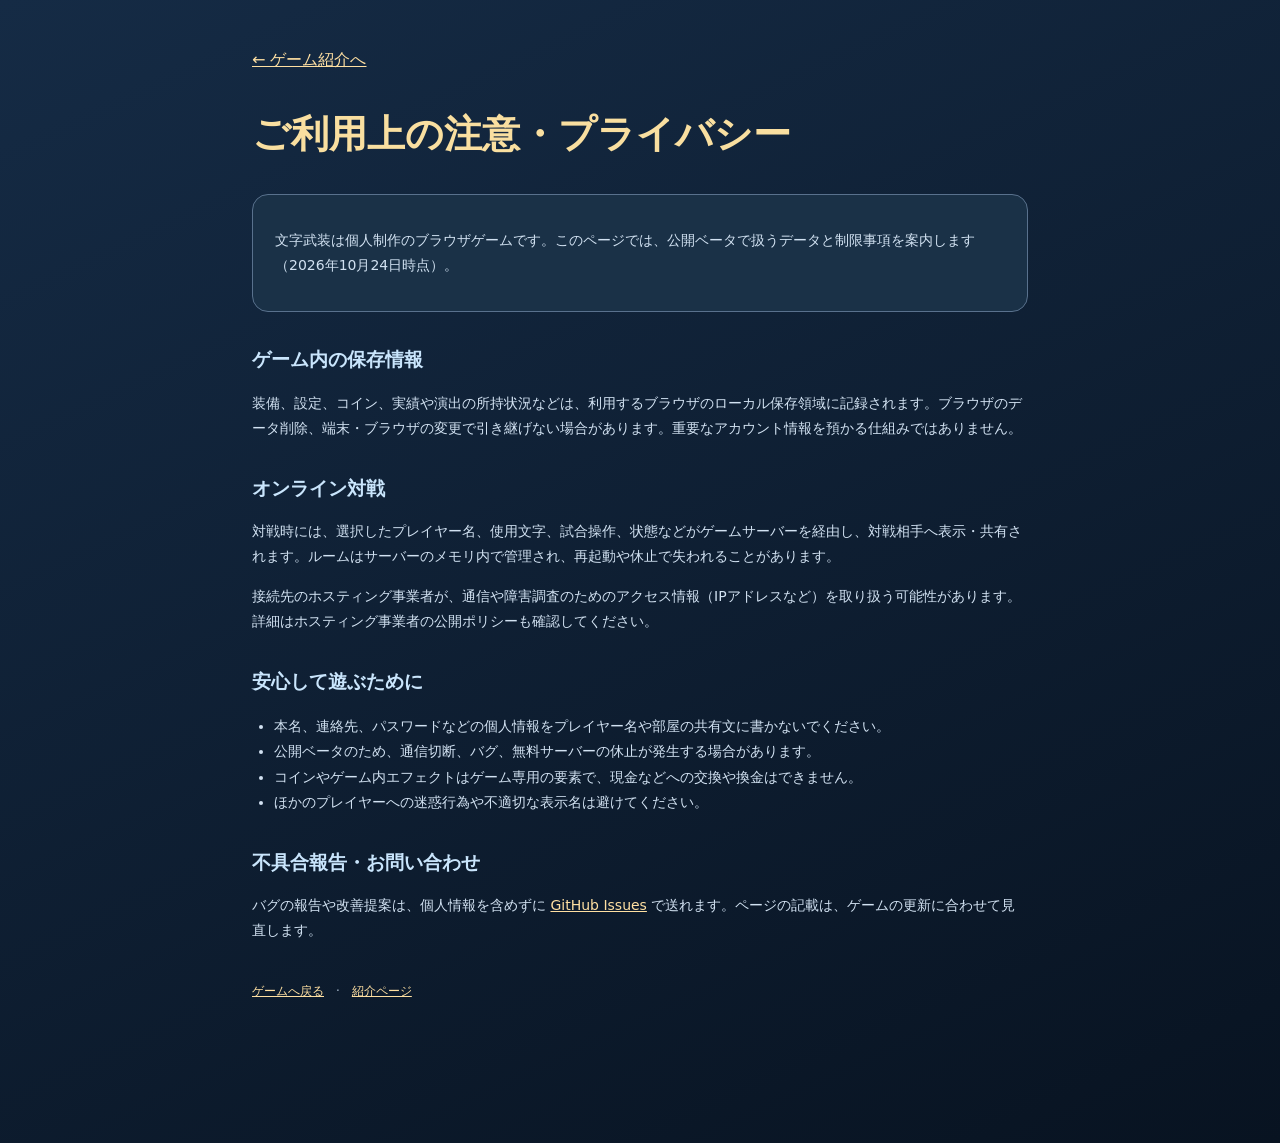
<file: docs/privacy.html>
<!doctype html>
<html lang="ja"><head><meta charset="utf-8"><meta name="viewport" content="width=device-width,initial-scale=1">
<meta name="theme-color" content="#0a1426">
<meta name="application-name" content="文字武装"><meta property="og:site_name" content="文字武装">
<link rel="icon" type="image/png" sizes="64x64" href="./mojibusou-icon.png">
<link rel="apple-touch-icon" href="./mojibusou-icon.png">
<link rel="canonical" href="https://youluuz.github.io/moji-arms/privacy.html"><title>ご利用上の注意・プライバシー | 文字武装</title>
<meta name="description" content="文字武装ブラウザゲームの公開ベータに関するデータ取扱い、保存と注意事項。">
<style>*{box-sizing:border-box}body{margin:0;background:linear-gradient(155deg,#152b45,#081321);color:#eef5ff;font-family:system-ui,-apple-system,"Noto Sans JP",sans-serif;line-height:1.8}main{max-width:820px;margin:46px auto;padding:0 22px 70px}h1{font-size:clamp(25px,5vw,38px);color:#f9dfa0}h2{font-size:19px;color:#c9e5fc;margin:30px 0 9px}a{color:#ffe0a2}.panel{padding:19px 22px;background:#1a3147;border:1px solid #59718d;border-radius:16px}p,li{color:#d2e2f2;font-size:14px}ul{padding-left:22px}footer{font-size:12px;color:#aebfd3;padding:24px 0}</style></head>
<body><main><a href="./">← ゲーム紹介へ</a>
<h1>ご利用上の注意・プライバシー</h1>
<div class="panel"><p>文字武装は個人制作のブラウザゲームです。このページでは、公開ベータで扱うデータと制限事項を案内します（2026年10月24日時点）。</p></div>
<h2>ゲーム内の保存情報</h2>
<p>装備、設定、コイン、実績や演出の所持状況などは、利用するブラウザのローカル保存領域に記録されます。ブラウザのデータ削除、端末・ブラウザの変更で引き継げない場合があります。重要なアカウント情報を預かる仕組みではありません。</p>
<h2>オンライン対戦</h2>
<p>対戦時には、選択したプレイヤー名、使用文字、試合操作、状態などがゲームサーバーを経由し、対戦相手へ表示・共有されます。ルームはサーバーのメモリ内で管理され、再起動や休止で失われることがあります。</p>
<p>接続先のホスティング事業者が、通信や障害調査のためのアクセス情報（IPアドレスなど）を取り扱う可能性があります。詳細はホスティング事業者の公開ポリシーも確認してください。</p>
<h2>安心して遊ぶために</h2>
<ul><li>本名、連絡先、パスワードなどの個人情報をプレイヤー名や部屋の共有文に書かないでください。</li>
<li>公開ベータのため、通信切断、バグ、無料サーバーの休止が発生する場合があります。</li>
<li>コインやゲーム内エフェクトはゲーム専用の要素で、現金などへの交換や換金はできません。</li>
<li>ほかのプレイヤーへの迷惑行為や不適切な表示名は避けてください。</li></ul>
<h2>不具合報告・お問い合わせ</h2>
<p>バグの報告や改善提案は、個人情報を含めずに <a href="https://github.com/youluuz/moji-arms/issues">GitHub Issues</a> で送れます。ページの記載は、ゲームの更新に合わせて見直します。</p>
<footer><a href="https://moji-arms-online.onrender.com/">ゲームへ戻る</a>　·　<a href="./">紹介ページ</a></footer>
</main></body></html>
</file>
